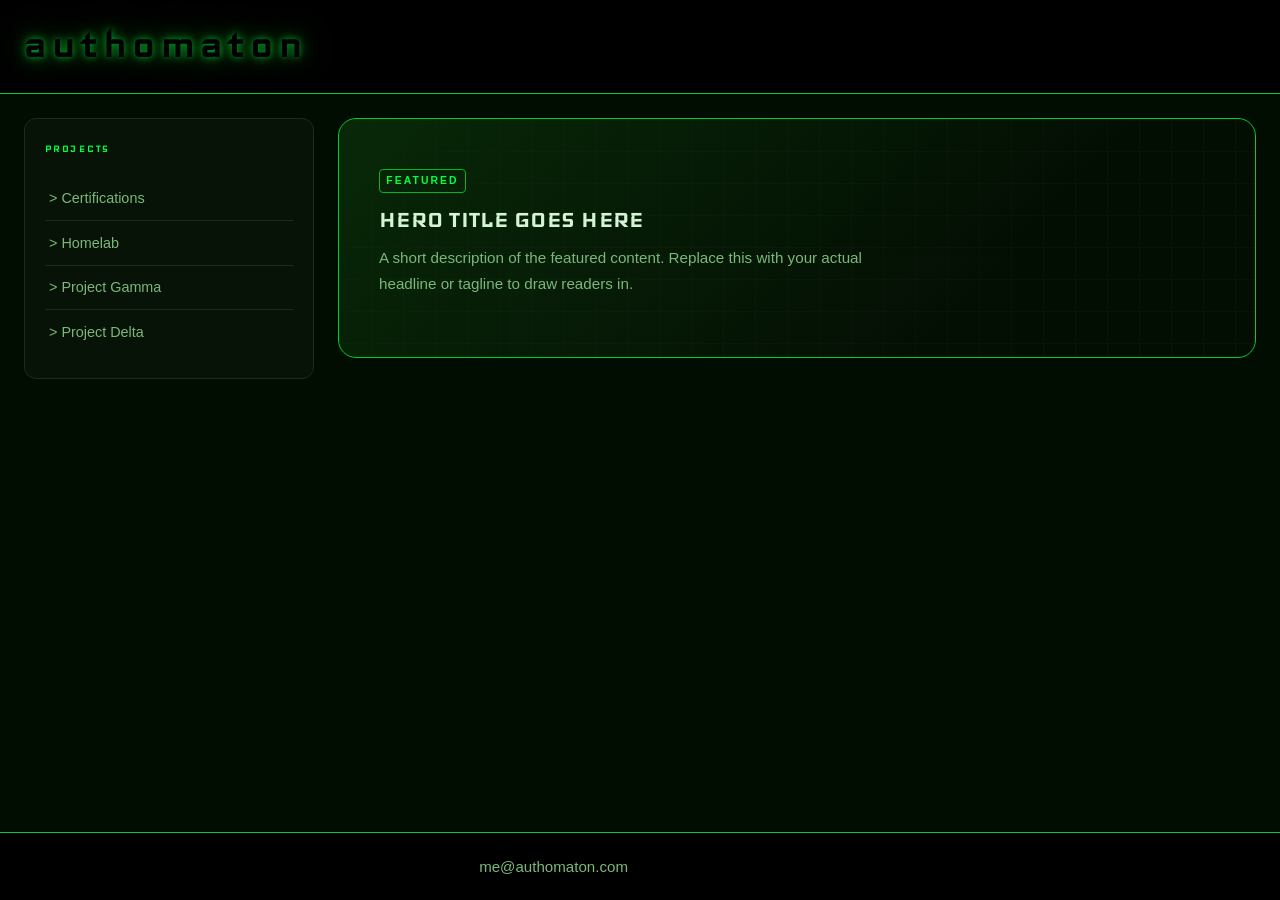
<file: index.html>
<!DOCTYPE html>
<html lang="en">
<head>
  <meta charset="UTF-8" />
  <meta name="viewport" content="width=device-width, initial-scale=1.0" />
  <title>authomaton</title>

  <!-- Bootstrap CSS -->
  <link
    href="https://cdn.jsdelivr.net/npm/bootstrap@5.3.3/dist/css/bootstrap.min.css"
    rel="stylesheet"
  />

  <!-- Bootstrap Icons -->
  <link
    href="https://cdn.jsdelivr.net/npm/bootstrap-icons@1.11.3/font/bootstrap-icons.min.css"
    rel="stylesheet"
  />

  <!-- Google Fonts -->
  <link rel="preconnect" href="https://fonts.googleapis.com" />
  <link rel="preconnect" href="https://fonts.gstatic.com" crossorigin />
  <link
    href="https://fonts.googleapis.com/css2?family=Google+Sans:wght@400;500;700&family=Iceland&display=swap"
    rel="stylesheet"
  />

  <!-- Custom stylesheet -->
  <link rel="stylesheet" href="styles.css" />
</head>
<body>

  <!-- Header -->
  <header class="site-header">
    <div class="container-fluid px-4 d-flex align-items-center justify-content-between">
      <h1 class="site-title">authomaton</h1>
    </div>
  </header>

  <!-- Main layout -->
  <div class="container-fluid px-4 py-4 flex-grow-1">
    <div class="row g-4">

      <!-- Left sidebar (injected by sidebar.js) -->
      <aside class="col-12 col-lg-3 order-last order-lg-first">
        <div id="sidebar-placeholder"></div>
      </aside>

      <!-- Main content -->
      <main class="col-12 col-lg-9">

        <!-- Hero card -->
        <div class="hero-card mb-4">
          <div class="hero-card-inner">
            <span class="hero-label">Featured</span>
            <h2 class="hero-title">Hero Title Goes Here</h2>
            <p class="hero-subtitle">
              A short description of the featured content. Replace this with
              your actual headline or tagline to draw readers in.
            </p>
          </div>
        </div>

      </main>


    </div>
  </div>

  <!-- Footer -->
  <footer class="site-footer">
    <div class="container-fluid px-4">
      <div class="row align-items-center">
<div class="col-md-6 text-md-end">
          <a id="footer-email" href="#" class="footer-email"></a>
          <script>(function(){var a='me',b='authomaton.com';var e=document.getElementById('footer-email');e.href='mailto:'+a+'@'+b;e.textContent=a+'@'+b;})();</script>
        </div>
      </div>
    </div>
  </footer>

  <!-- Bootstrap JS -->
  <script src="https://cdn.jsdelivr.net/npm/bootstrap@5.3.3/dist/js/bootstrap.bundle.min.js"></script>
  <script src="sidebar.js"></script>

</body>
</html>
</file>
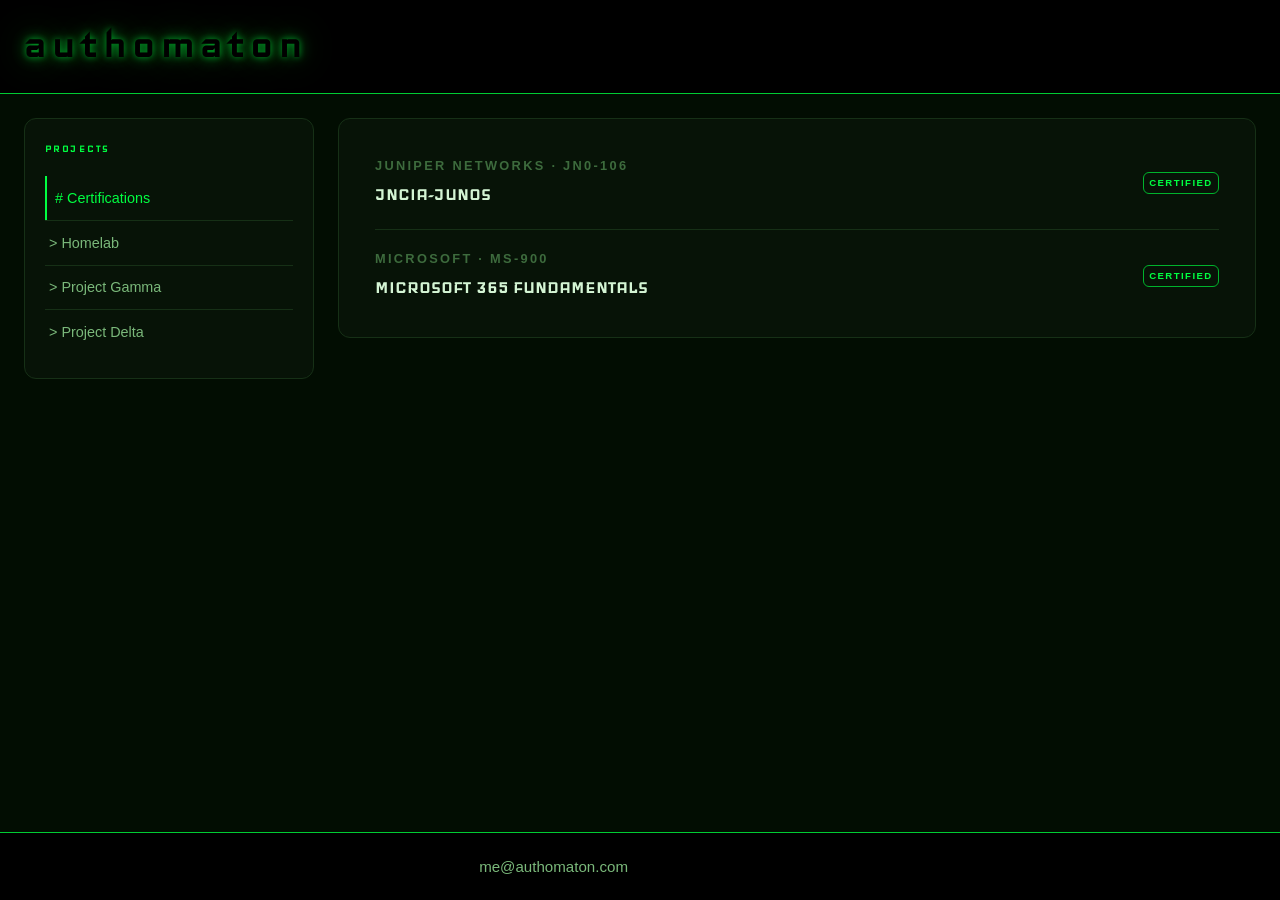
<file: certifications.html>
<!DOCTYPE html>
<html lang="en">
<head>
  <meta charset="UTF-8" />
  <meta name="viewport" content="width=device-width, initial-scale=1.0" />
  <title>authomaton — Certifications</title>

  <!-- Bootstrap CSS -->
  <link
    href="https://cdn.jsdelivr.net/npm/bootstrap@5.3.3/dist/css/bootstrap.min.css"
    rel="stylesheet"
  />

  <!-- Bootstrap Icons -->
  <link
    href="https://cdn.jsdelivr.net/npm/bootstrap-icons@1.11.3/font/bootstrap-icons.min.css"
    rel="stylesheet"
  />

  <!-- Google Fonts -->
  <link rel="preconnect" href="https://fonts.googleapis.com" />
  <link rel="preconnect" href="https://fonts.gstatic.com" crossorigin />
  <link
    href="https://fonts.googleapis.com/css2?family=Google+Sans:wght@400;500;700&family=Iceland&display=swap"
    rel="stylesheet"
  />

  <!-- Custom stylesheet -->
  <link rel="stylesheet" href="styles.css" />
</head>
<body>

  <!-- Header -->
  <header class="site-header">
    <div class="container-fluid px-4 d-flex align-items-center justify-content-between">
      <h1 class="site-title"><a href="index.html" class="site-title-link">authomaton</a></h1>
    </div>
  </header>

  <!-- Main layout -->
  <div class="container-fluid px-4 py-4 flex-grow-1">
    <div class="row g-4">

      <!-- Left sidebar (injected by sidebar.js) -->
      <aside class="col-12 col-lg-3 order-last order-lg-first">
        <div id="sidebar-placeholder"></div>
      </aside>

      <!-- Main content -->
      <main class="col-12 col-lg-9">

        <!-- Certifications card -->
        <div class="article-card">
          <ul class="cert-list">

            <li class="cert-item">
              <div class="cert-body">
                <span class="cert-vendor">Juniper Networks &middot; JN0-106</span>
                <span class="cert-title">JNCIA-Junos</span>
              </div>
              <span class="cert-badge">Certified</span>
            </li>

            <li class="cert-item">
              <div class="cert-body">
                <span class="cert-vendor">Microsoft &middot; MS-900</span>
                <span class="cert-title">Microsoft 365 Fundamentals</span>
              </div>
              <span class="cert-badge">Certified</span>
            </li>

          </ul>
        </div>

      </main>


    </div>
  </div>

  <!-- Footer -->
  <footer class="site-footer">
    <div class="container-fluid px-4">
      <div class="row align-items-center">
<div class="col-md-6 text-md-end">
          <a id="footer-email" href="#" class="footer-email"></a>
          <script>(function(){var a='me',b='authomaton.com';var e=document.getElementById('footer-email');e.href='mailto:'+a+'@'+b;e.textContent=a+'@'+b;})();</script>
        </div>
      </div>
    </div>
  </footer>

  <!-- Bootstrap JS -->
  <script src="https://cdn.jsdelivr.net/npm/bootstrap@5.3.3/dist/js/bootstrap.bundle.min.js"></script>
  <script src="sidebar.js"></script>

</body>
</html>
</file>
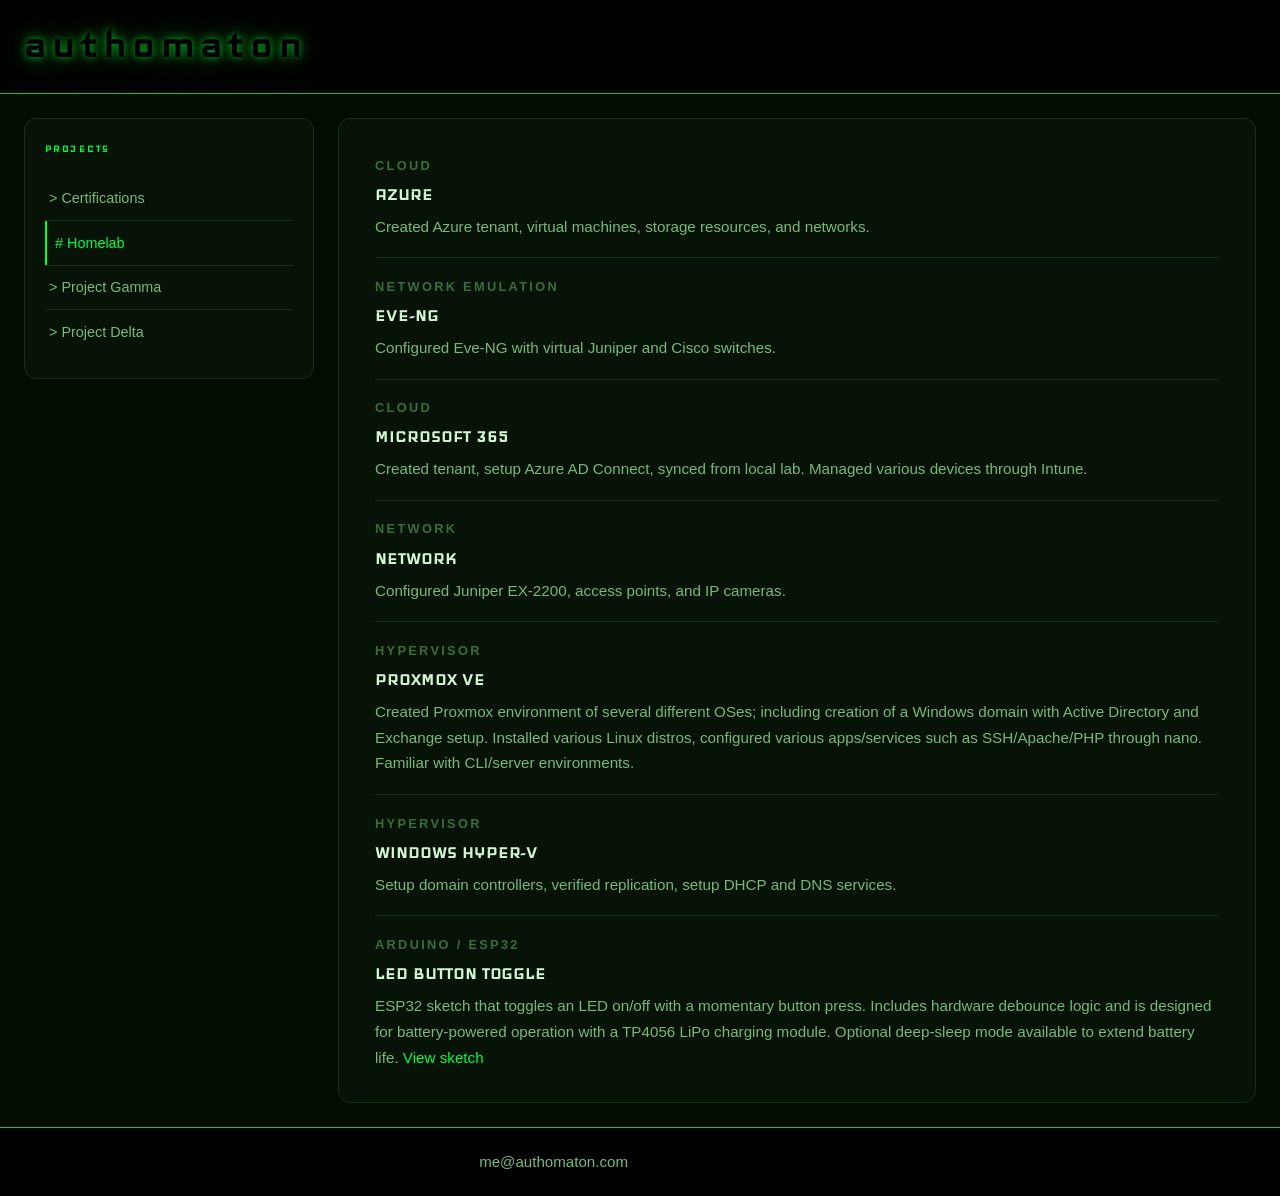
<file: homelab.html>
<!DOCTYPE html>
<html lang="en">
<head>
  <meta charset="UTF-8" />
  <meta name="viewport" content="width=device-width, initial-scale=1.0" />
  <title>authomaton — Homelab</title>

  <!-- Bootstrap CSS -->
  <link
    href="https://cdn.jsdelivr.net/npm/bootstrap@5.3.3/dist/css/bootstrap.min.css"
    rel="stylesheet"
  />

  <!-- Bootstrap Icons -->
  <link
    href="https://cdn.jsdelivr.net/npm/bootstrap-icons@1.11.3/font/bootstrap-icons.min.css"
    rel="stylesheet"
  />

  <!-- Google Fonts -->
  <link rel="preconnect" href="https://fonts.googleapis.com" />
  <link rel="preconnect" href="https://fonts.gstatic.com" crossorigin />
  <link
    href="https://fonts.googleapis.com/css2?family=Google+Sans:wght@400;500;700&family=Iceland&display=swap"
    rel="stylesheet"
  />

  <!-- Custom stylesheet -->
  <link rel="stylesheet" href="styles.css" />
</head>
<body>

  <!-- Header -->
  <header class="site-header">
    <div class="container-fluid px-4 d-flex align-items-center justify-content-between">
      <h1 class="site-title"><a href="index.html" class="site-title-link">authomaton</a></h1>
    </div>
  </header>

  <!-- Main layout -->
  <div class="container-fluid px-4 py-4 flex-grow-1">
    <div class="row g-4">

      <!-- Left sidebar (injected by sidebar.js) -->
      <aside class="col-12 col-lg-3 order-last order-lg-first">
        <div id="sidebar-placeholder"></div>
      </aside>

      <!-- Main content -->
      <main class="col-12 col-lg-9">

        <!-- Homelab card -->
        <div class="article-card">
          <ul class="cert-list">

            <li class="cert-item">
<div class="cert-body">
                <span class="cert-vendor">Cloud</span>
                <span class="cert-title">Azure</span>
                <span class="cert-subtitle">Created Azure tenant, virtual machines, storage resources, and networks.</span>
              </div>
            </li>

            <li class="cert-item">
<div class="cert-body">
                <span class="cert-vendor">Network Emulation</span>
                <span class="cert-title">Eve-NG</span>
                <span class="cert-subtitle">Configured Eve-NG with virtual Juniper and Cisco switches.</span>
              </div>
            </li>

            <li class="cert-item">
<div class="cert-body">
                <span class="cert-vendor">Cloud</span>
                <span class="cert-title">Microsoft 365</span>
                <span class="cert-subtitle">Created tenant, setup Azure AD Connect, synced from local lab. Managed various devices through Intune.</span>
              </div>
            </li>

            <li class="cert-item">
<div class="cert-body">
                <span class="cert-vendor">Network</span>
                <span class="cert-title">Network</span>
                <span class="cert-subtitle">Configured Juniper EX-2200, access points, and IP cameras.</span>
              </div>
            </li>

            <li class="cert-item">
<div class="cert-body">
                <span class="cert-vendor">Hypervisor</span>
                <span class="cert-title">Proxmox VE</span>
                <span class="cert-subtitle">Created Proxmox environment of several different OSes; including creation of a Windows domain with Active Directory and Exchange setup. Installed various Linux distros, configured various apps/services such as SSH/Apache/PHP through nano. Familiar with CLI/server environments.</span>
              </div>
            </li>

            <li class="cert-item">
<div class="cert-body">
                <span class="cert-vendor">Hypervisor</span>
                <span class="cert-title">Windows Hyper-V</span>
                <span class="cert-subtitle">Setup domain controllers, verified replication, setup DHCP and DNS services.</span>
              </div>
            </li>

            <li class="cert-item">
<div class="cert-body">
                <span class="cert-vendor">Arduino / ESP32</span>
                <span class="cert-title">LED Button Toggle</span>
                <span class="cert-subtitle">ESP32 sketch that toggles an LED on/off with a momentary button press. Includes hardware debounce logic and is designed for battery-powered operation with a TP4056 LiPo charging module. Optional deep-sleep mode available to extend battery life. <a href="arduino/led_button_toggle/led_button_toggle.ino" target="_blank">View sketch</a></span>
              </div>
            </li>

          </ul>
        </div>

      </main>


    </div>
  </div>

  <!-- Footer -->
  <footer class="site-footer">
    <div class="container-fluid px-4">
      <div class="row align-items-center">
<div class="col-md-6 text-md-end">
          <a id="footer-email" href="#" class="footer-email"></a>
          <script>(function(){var a='me',b='authomaton.com';var e=document.getElementById('footer-email');e.href='mailto:'+a+'@'+b;e.textContent=a+'@'+b;})();</script>
        </div>
      </div>
    </div>
  </footer>

  <!-- Bootstrap JS -->
  <script src="https://cdn.jsdelivr.net/npm/bootstrap@5.3.3/dist/js/bootstrap.bundle.min.js"></script>
  <script src="sidebar.js"></script>

</body>
</html>
</file>
<file: styles.css>
/* =========================================================
   Ghost — Custom Stylesheet
   Fonts:   Orbitron (header) · Rajdhani (cards) · Inter (body)
   Palette: near-black bg · phosphor green accents · terminal text
   ========================================================= */

/* ── Variables ───────────────────────────────────────────── */
/* Default: dark mode */
:root,
[data-theme="dark"] {
  --bg-base:       #020d02;
  --bg-surface:    #071307;
  --bg-raised:     #0d1f0d;
  --bg-hero:       #040f04;

  --indigo-bright: #00ff41;
  --indigo-dim:    #00b32c;
  --indigo-subtle: #092909;

  --text-primary:  #d4f5d4;
  --text-secondary:#7ab87a;
  --text-muted:    #3d6b3d;

  --border:        #163016;
  --border-accent: #00cc33;

  --radius-sm:     6px;
  --radius-md:     12px;
  --radius-lg:     18px;

  --font-display:  'Iceland', monospace;
  --font-card:     'Iceland', monospace;
  --font-body:     'Google Sans', sans-serif;
}


/* ── Base ─────────────────────────────────────────────────── */
*,
*::before,
*::after {
  box-sizing: border-box;
}

html,
body {
  height: 100%;
  margin: 0;
}

body {
  font-family: var(--font-body);
  font-size: 1rem;
  font-weight: 400;
  line-height: 1.7;
  color: var(--text-primary);
  background-color: var(--bg-base);
  display: flex;
  flex-direction: column;
  min-height: 100vh;
}

a {
  color: var(--indigo-bright);
  text-decoration: none;
  transition: color 0.2s;
}
a:hover {
  color: #a5b4fc;
}

/* ── Header ──────────────────────────────────────────────── */
.site-header {
  background-color: #000;
  border-bottom: 1px solid var(--border-accent);
  padding: 1.25rem 0;
}

.site-title {
  font-family: var(--font-display);
  font-size: clamp(1.75rem, 4vw, 2.75rem);
  font-weight: 800;
  letter-spacing: 0.16em;
  text-transform: lowercase;
  color: #000;
  margin: 0;

  /* glow-only — text color matches header bg so only the bloom is visible */
  text-shadow:
    0 0 6px rgba(0, 255, 65, 0.512),
    0 0 16px rgba(0, 255, 65, 0.461),
    0 0 40px rgba(0, 255, 65, 0.307),
    0 0 80px rgba(0, 255, 65, 0.128);
}


/* clickable title link */
.site-title-link {
  color: inherit;
  text-decoration: none;
}
.site-title-link:hover {
  color: inherit;
  opacity: 0.8;
}

/* ── Sidebar ─────────────────────────────────────────────── */
.sidebar-nav {
  background-color: var(--bg-surface);
  border: 1px solid var(--border);
  border-radius: var(--radius-md);
  padding: 1.5rem 1.25rem;
  position: sticky;
  top: 1.5rem;
}

.sidebar-heading {
  font-family: var(--font-display);
  font-size: 0.7rem;
  font-weight: 700;
  letter-spacing: 0.22em;
  text-transform: uppercase;
  color: var(--indigo-bright);
  margin-bottom: 1.25rem;
}

.sidebar-links {
  margin: 0;
  padding: 0;
}

.sidebar-links li {
  border-bottom: 1px solid var(--border);
}
.sidebar-links li:last-child {
  border-bottom: none;
}

.sidebar-link {
  display: block;
  padding: 0.6rem 0.25rem;
  font-size: 0.9rem;
  font-weight: 500;
  color: var(--text-secondary);
  transition: color 0.2s, padding-left 0.2s;
}
.sidebar-link:hover,
.sidebar-link.active {
  color: var(--text-primary);
  padding-left: 0.6rem;
}

.sidebar-link.active {
  color: var(--indigo-bright);
  border-left: 2px solid var(--indigo-bright);
  padding-left: 0.5rem;
}

/* ── Hero Card ───────────────────────────────────────────── */
.hero-card {
  background:
    linear-gradient(135deg, var(--indigo-subtle) 0%, var(--bg-hero) 70%);
  border: 1px solid var(--border-accent);
  border-radius: var(--radius-lg);
  min-height: 240px;
  display: flex;
  align-items: flex-end;
  padding: 2.5rem;
  position: relative;
  overflow: hidden;
}

/* secondary variant — slightly dimmer green for visual distinction */
.hero-card--secondary {
  background: linear-gradient(135deg, #051a05 0%, #020d02 60%);
  border-color: #00802b;
}
.hero-card--secondary .hero-label {
  color: #00cc33;
  border-color: #00661a;
}
.hero-card--secondary .btn-hero {
  background-color: #00802b;
}
.hero-card--secondary .btn-hero:hover {
  background-color: #006622;
  box-shadow: 0 0 14px rgba(0, 204, 51, 0.5);
}

[data-theme="light"] .hero-card--secondary {
  background: linear-gradient(135deg, #d4edda 0%, #eafaea 60%);
  border-color: #009900;
}

/* subtle grid texture */
.hero-card::before {
  content: '';
  position: absolute;
  inset: 0;
  background-image:
    linear-gradient(var(--border) 1px, transparent 1px),
    linear-gradient(90deg, var(--border) 1px, transparent 1px);
  background-size: 32px 32px;
  opacity: 0.18;
  pointer-events: none;
}

.hero-card-inner {
  position: relative;
  z-index: 1;
}

.hero-label {
  display: inline-block;
  font-size: 0.65rem;
  font-weight: 600;
  letter-spacing: 0.2em;
  text-transform: uppercase;
  color: var(--indigo-bright);
  border: 1px solid var(--indigo-dim);
  border-radius: 4px;
  padding: 0.2em 0.6em;
  margin-bottom: 0.85rem;
}

.hero-title {
  font-family: var(--font-card);
  font-size: clamp(1.2rem, 2vw, 1.7rem);
  font-weight: 700;
  color: var(--text-primary);
  margin-bottom: 0.5rem;
  letter-spacing: 0.05em;
  text-transform: uppercase;
}

.hero-subtitle {
  font-size: 0.95rem;
  color: var(--text-secondary);
  max-width: 520px;
  margin-bottom: 1.25rem;
}

.btn-hero {
  background-color: var(--indigo-bright);
  color: #000;
  font-size: 0.85rem;
  font-weight: 600;
  letter-spacing: 0.05em;
  padding: 0.5rem 1.25rem;
  border-radius: var(--radius-sm);
  border: none;
  transition: background-color 0.2s, box-shadow 0.2s;
}
.btn-hero:hover {
  background-color: #00b32c;
  color: #000;
  box-shadow: 0 0 14px rgba(0, 255, 65, 0.5);
}

/* ── Article Card ────────────────────────────────────────── */
.article-card {
  background-color: var(--bg-surface);
  border: 1px solid var(--border);
  border-radius: var(--radius-md);
  padding: 2rem 2.25rem;
}

.article-tag {
  display: inline-block;
  font-size: 0.65rem;
  font-weight: 600;
  letter-spacing: 0.18em;
  text-transform: uppercase;
  color: var(--text-muted);
  margin-bottom: 0.6rem;
}

.article-title {
  font-family: var(--font-card);
  font-size: clamp(0.95rem, 1.6vw, 1.2rem);
  font-weight: 700;
  font-style: italic;
  color: var(--text-primary);
  letter-spacing: 0.06em;
  text-transform: uppercase;
  margin-bottom: 0.3rem;
}

.article-meta {
  font-size: 0.8rem;
  color: var(--text-muted);
  margin-bottom: 1.25rem;
}

.article-body {
  font-size: 0.95rem;
  color: var(--text-secondary);
  margin-bottom: 1rem;
}

.article-readmore {
  font-size: 0.875rem;
  font-weight: 600;
  color: var(--indigo-bright);
  letter-spacing: 0.03em;
}
.article-readmore:hover {
  color: #a5b4fc;
}

/* ── Cert List ───────────────────────────────────────────── */
.cert-list {
  list-style: none;
  padding: 0;
  margin: 0;
}

.cert-item {
  display: flex;
  align-items: center;
  gap: 1.25rem;
  padding: 1.1rem 0;
  border-bottom: 1px solid var(--border);
}

.cert-item:last-child {
  border-bottom: none;
  padding-bottom: 0;
}

.cert-item:first-child {
  padding-top: 0.25rem;
}

.cert-code {
  font-family: var(--font-display);
  font-size: clamp(0.95rem, 1.6vw, 1.2rem);
  font-weight: 700;
  letter-spacing: 0.1em;
  color: var(--indigo-bright);
  text-transform: uppercase;
  min-width: 5.5rem;
  flex-shrink: 0;
}

.cert-body {
  display: flex;
  flex-direction: column;
  gap: 0.15rem;
  flex: 1;
}

.cert-vendor {
  font-size: 0.8rem;
  font-weight: 600;
  letter-spacing: 0.18em;
  text-transform: uppercase;
  color: var(--text-muted);
}

.cert-title {
  font-family: var(--font-card);
  font-size: clamp(0.95rem, 1.6vw, 1.2rem);
  font-weight: 700;
  letter-spacing: 0.05em;
  text-transform: uppercase;
  color: var(--text-primary);
}

.cert-subtitle {
  font-size: 0.95rem;
  color: var(--text-secondary);
}

.cert-badge {
  font-size: 0.6rem;
  font-weight: 700;
  letter-spacing: 0.15em;
  text-transform: uppercase;
  color: var(--indigo-bright);
  border: 1px solid var(--indigo-dim);
  border-radius: var(--radius-sm);
  padding: 0.2em 0.55em;
  white-space: nowrap;
  flex-shrink: 0;
}

/* ── Footer ──────────────────────────────────────────────── */
.site-footer {
  background-color: #000;
  border-top: 1px solid var(--border-accent);
  padding: 1.25rem 0;
  margin-top: auto;
}

.footer-brand {
  font-family: var(--font-display);
  font-size: 1.275rem;
  font-weight: 700;
  letter-spacing: 0.18em;
  color: var(--text-muted);
}

.footer-email {
  font-size: 0.945rem;
  color: var(--text-secondary);
  transition: color 0.2s;
}
.footer-email:hover {
  color: var(--indigo-bright);
}

/* ── Thumbnail sidebar ───────────────────────────────────── */
.thumbnail-sidebar {
  display: flex;
  flex-direction: column;
  gap: 0.9rem;
  position: sticky;
  top: 1.5rem;
}

.thumbnail-card {
  display: block;
  width: 100%;
  aspect-ratio: 1 / 1;
  background-color: var(--bg-surface);
  border: 1px solid var(--border);
  border-radius: var(--radius-md);
  overflow: hidden;
  position: relative;
  transition: border-color 0.2s, box-shadow 0.2s;

  /* scanline texture */
  background-image: repeating-linear-gradient(
    to bottom,
    transparent,
    transparent 3px,
    rgba(0, 255, 65, 0.03) 3px,
    rgba(0, 255, 65, 0.03) 4px
  );
}

.thumbnail-card:hover {
  border-color: var(--border-accent);
  box-shadow: 0 0 10px rgba(0, 255, 65, 0.15);
}

.thumbnail-card img {
  width: 100%;
  height: 100%;
  object-fit: cover;
  display: block;
  filter: grayscale(100%) brightness(0.85) sepia(1) hue-rotate(90deg) saturate(3);
}

/* CRT phosphor green overlay — sits above image, below scanlines */
.thumbnail-card::after {
  content: '';
  position: absolute;
  inset: 0;
  background-color: rgba(0, 255, 65, 0.12);
  mix-blend-mode: screen;
  pointer-events: none;
  z-index: 1;
}

/* ── Responsive tweaks ───────────────────────────────────── */
@media (max-width: 767.98px) {
  .sidebar-nav {
    position: static;
  }

  .hero-card {
    min-height: 200px;
    padding: 1.75rem;
  }

  .article-card {
    padding: 1.5rem;
  }
}
</file>
